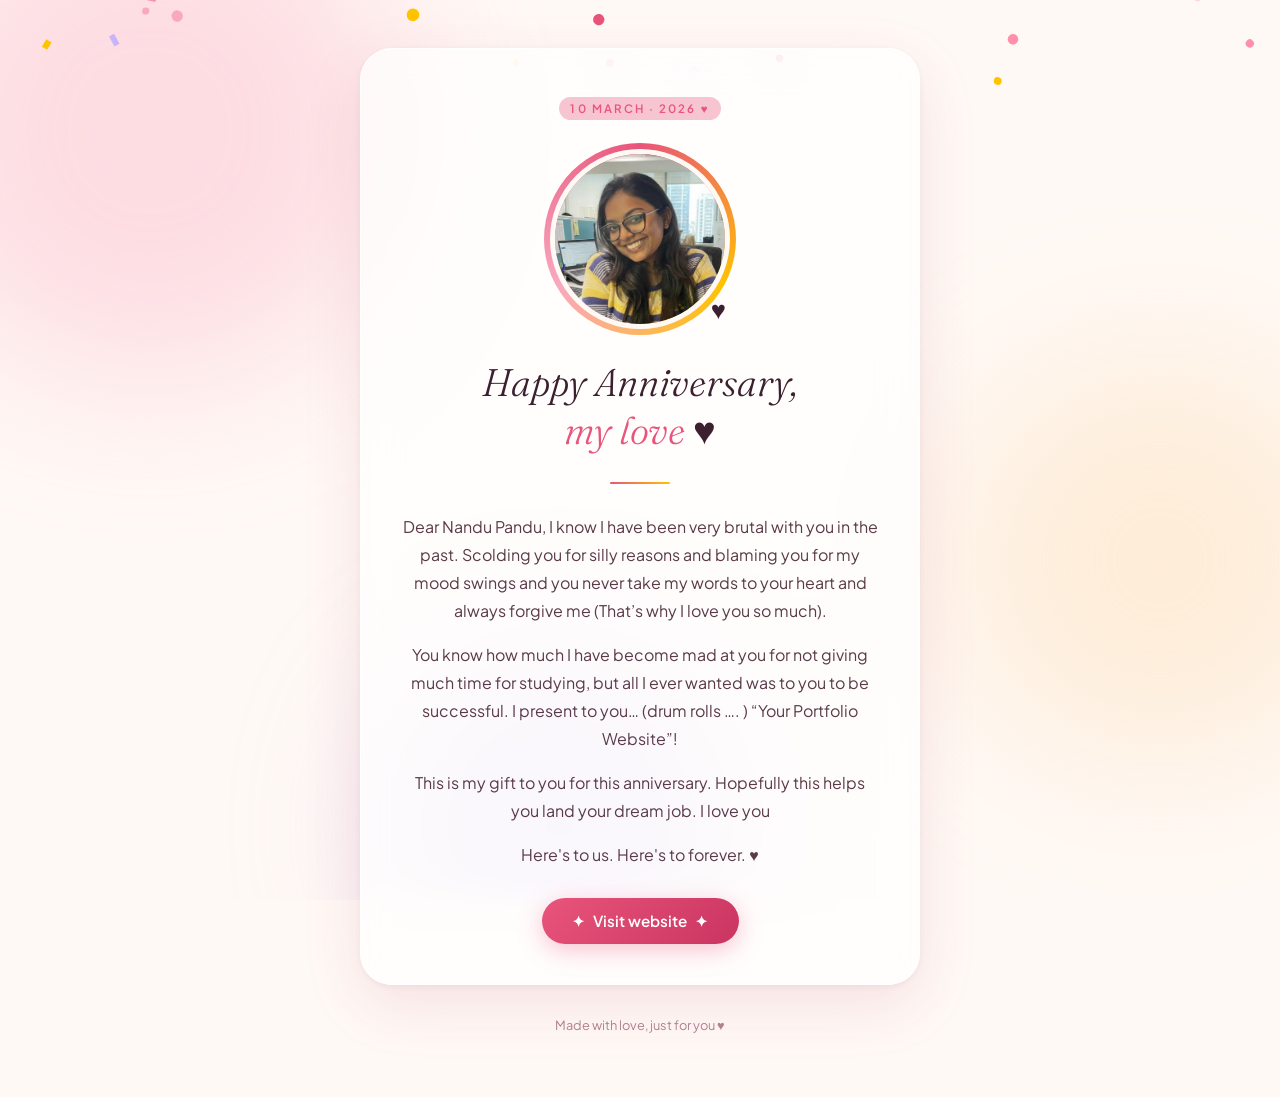
<file: anniversary-2026.html>
<!DOCTYPE html>
<html lang="en">
<head>
	<meta charset="utf-8" />
	<meta name="viewport" content="width=device-width, initial-scale=1" />
	<title>Happy Anniversary ♥</title>
	<link rel="preconnect" href="https://fonts.googleapis.com" />
	<link rel="preconnect" href="https://fonts.gstatic.com" crossorigin />
	<link href="https://fonts.googleapis.com/css2?family=Fraunces:ital,opsz,wght@0,9..144,300;0,9..144,600;1,9..144,300;1,9..144,400&family=Plus+Jakarta+Sans:wght@400;500;600&display=swap" rel="stylesheet" />
	<style>
		*, *::before, *::after { box-sizing: border-box; margin: 0; padding: 0; }

		:root {
			--rose:    #e8547a;
			--rose-lt: #f7c5d2;
			--gold:    #FFC300;
			--cream:   #fff9f5;
			--dark:    #3d2030;
		}

		html, body {
			min-height: 100%;
			background: var(--cream);
			font-family: 'Plus Jakarta Sans', sans-serif;
			color: var(--dark);
			overflow-x: hidden;
		}

		/* ── Gradient background blobs ── */
		.bg {
			position: fixed;
			inset: 0;
			z-index: 0;
			overflow: hidden;
			pointer-events: none;
		}
		.blob {
			position: absolute;
			border-radius: 50%;
			filter: blur(80px);
			opacity: 0.35;
			animation: float-blob 12s ease-in-out infinite alternate;
		}
		.blob-1 { width: 500px; height: 500px; background: #f9a8c0; top: -120px; left: -100px; animation-delay: 0s; }
		.blob-2 { width: 400px; height: 400px; background: #fcd6a4; top: 40%; right: -80px;  animation-delay: 3s; }
		.blob-3 { width: 350px; height: 350px; background: #c8b4f8; bottom: -100px; left: 30%; animation-delay: 6s; }

		@keyframes float-blob {
			from { transform: translate(0, 0) scale(1); }
			to   { transform: translate(30px, 20px) scale(1.05); }
		}

		/* ── Confetti canvas ── */
		#confetti-canvas {
			position: fixed;
			inset: 0;
			z-index: 10;
			pointer-events: none;
		}

		/* ── Floating hearts ── */
		.hearts-container {
			position: fixed;
			inset: 0;
			z-index: 5;
			pointer-events: none;
			overflow: hidden;
		}
		.heart {
			position: absolute;
			bottom: -60px;
			font-size: 1.4rem;
			animation: rise linear infinite;
			opacity: 0;
			user-select: none;
		}
		@keyframes rise {
			0%   { transform: translateY(0)   rotate(0deg);   opacity: 0; }
			10%  { opacity: 0.8; }
			90%  { opacity: 0.6; }
			100% { transform: translateY(-110vh) rotate(25deg); opacity: 0; }
		}

		/* ── Main layout ── */
		.page {
			position: relative;
			z-index: 20;
			min-height: 100vh;
			display: flex;
			flex-direction: column;
			align-items: center;
			justify-content: center;
			padding: 3rem 1.5rem 4rem;
			gap: 0;
		}

		/* ── Card ── */
		.card {
			background: rgba(255,255,255,0.72);
			backdrop-filter: blur(18px);
			-webkit-backdrop-filter: blur(18px);
			border: 1px solid rgba(255,255,255,0.85);
			border-radius: 2rem;
			box-shadow: 0 20px 60px rgba(180, 60, 90, 0.12), 0 2px 8px rgba(0,0,0,0.06);
			max-width: 560px;
			width: 100%;
			padding: 3rem 2.5rem 2.5rem;
			display: flex;
			flex-direction: column;
			align-items: center;
			gap: 1.8rem;
			animation: card-in 1s cubic-bezier(0.22,1,0.36,1) both;
		}
		@keyframes card-in {
			from { opacity: 0; transform: translateY(40px) scale(0.97); }
			to   { opacity: 1; transform: translateY(0)    scale(1);    }
		}

		/* ── Date badge ── */
		.date-badge {
			font-family: 'Plus Jakarta Sans', sans-serif;
			font-size: 0.72rem;
			font-weight: 600;
			letter-spacing: 0.18em;
			text-transform: uppercase;
			color: var(--rose);
			background: var(--rose-lt);
			padding: 0.35em 1em;
			border-radius: 100px;
			animation: fade-down 0.8s 0.3s ease both;
		}
		@keyframes fade-down {
			from { opacity: 0; transform: translateY(-12px); }
			to   { opacity: 1; transform: translateY(0); }
		}

		/* ── Photo ── */
		.photo-wrap {
			position: relative;
			width: 180px;
			height: 180px;
			animation: fade-in 0.9s 0.5s ease both;
		}
		@keyframes fade-in {
			from { opacity: 0; transform: scale(0.9); }
			to   { opacity: 1; transform: scale(1); }
		}
		.photo-wrap::before {
			content: '';
			position: absolute;
			inset: -6px;
			border-radius: 50%;
			background: conic-gradient(var(--rose), var(--gold), #f9a8c0, var(--rose));
			animation: spin 6s linear infinite;
			z-index: -1;
		}
		@keyframes spin { to { transform: rotate(360deg); } }
		.photo-wrap img {
			width: 100%;
			height: 100%;
			object-fit: cover;
			border-radius: 50%;
			border: 5px solid var(--cream);
			display: block;
		}
		.photo-heart {
			position: absolute;
			bottom: 4px;
			right: 4px;
			font-size: 1.6rem;
			animation: pulse 1.4s ease-in-out infinite;
		}
		@keyframes pulse {
			0%, 100% { transform: scale(1); }
			50%       { transform: scale(1.25); }
		}

		/* ── Heading ── */
		.card h1 {
			font-family: 'Fraunces', serif;
			font-style: italic;
			font-weight: 300;
			font-size: clamp(1.8rem, 5vw, 2.4rem);
			color: var(--dark);
			text-align: center;
			line-height: 1.25;
			animation: fade-in 0.9s 0.7s ease both;
		}
		.card h1 span { color: var(--rose); }

		/* ── Message ── */
		.message {
			font-size: 1rem;
			line-height: 1.75;
			color: #5a3a48;
			text-align: center;
			animation: fade-in 0.9s 0.9s ease both;
		}
		.message p + p { margin-top: 1em; }

		/* ── Divider ── */
		.divider {
			width: 60px;
			height: 2px;
			border-radius: 2px;
			background: linear-gradient(90deg, var(--rose), var(--gold));
			animation: fade-in 0.9s 1s ease both;
		}

		/* ── Button ── */
		.btn {
			display: inline-flex;
			align-items: center;
			gap: 0.5rem;
			background: linear-gradient(135deg, var(--rose), #c93561);
			color: #fff !important;
			font-family: 'Plus Jakarta Sans', sans-serif;
			font-weight: 600;
			font-size: 0.95rem;
			padding: 0.85em 2em;
			border-radius: 100px;
			text-decoration: none;
			border: none;
			cursor: pointer;
			box-shadow: 0 6px 24px rgba(232, 84, 122, 0.35);
			transition: transform 0.2s ease, box-shadow 0.2s ease;
			animation: fade-in 0.9s 1.1s ease both;
		}
		.btn:hover {
			transform: translateY(-2px) scale(1.03);
			box-shadow: 0 10px 30px rgba(232, 84, 122, 0.45);
			border-bottom: none !important;
		}
		.btn:active { transform: scale(0.98); }

		/* ── Footer note ── */
		.footer-note {
			margin-top: 2rem;
			font-size: 0.8rem;
			color: #b08090;
			text-align: center;
			animation: fade-in 1s 1.4s ease both;
		}

		@media (max-width: 480px) {
			.card { padding: 2rem 1.5rem 2rem; }
			.photo-wrap { width: 150px; height: 150px; }
		}
	</style>
</head>
<body>

	<!-- Background blobs -->
	<div class="bg" aria-hidden="true">
		<div class="blob blob-1"></div>
		<div class="blob blob-2"></div>
		<div class="blob blob-3"></div>
	</div>

	<!-- Confetti canvas -->
	<canvas id="confetti-canvas" aria-hidden="true"></canvas>

	<!-- Floating hearts -->
	<div class="hearts-container" aria-hidden="true" id="hearts"></div>

	<!-- Main content -->
	<main class="page">
		<div class="card">
			<span class="date-badge">10 March · 2026 ♥</span>

			<div class="photo-wrap">
				<img src="images/nandita-portfolio.png" alt="Nandita" />
				<span class="photo-heart">♥</span>
			</div>

			<h1>Happy Anniversary,<br><span>my love</span> ♥</h1>

			<div class="divider"></div>

			<div class="message">
				<p>
					Dear Nandu Pandu,
I know I have been very brutal with you in the past. Scolding you for silly reasons and blaming you for my mood swings and you never take my words to your heart and always forgive me (That’s why I love you so much). 
</p><p>You know how much I have become mad at you for not giving much time for studying, but all I ever wanted was to you to be successful. I present to you… (drum rolls …. )
“Your Portfolio Website”!
</p>
<p>
This is my gift to you for this anniversary. Hopefully this helps you land your dream job. I love you </p>
				<p>
					Here's to us. Here's to forever. ♥
				</p>
			</div>

			<a href="index.html" class="btn">
				<span>✦</span> Visit website <span>✦</span>
			</a>
		</div>

		<p class="footer-note">Made with love, just for you ♥</p>
	</main>

	<script>
		/* ── Confetti ── */
		(function () {
			const canvas = document.getElementById('confetti-canvas');
			const ctx = canvas.getContext('2d');
			let W, H, particles = [];

			const COLORS = ['#e8547a','#FFC300','#f9a8c0','#c8b4f8','#fcd6a4','#ff8fab','#ffd6e0'];
			const COUNT  = 160;

			function resize() {
				W = canvas.width  = window.innerWidth;
				H = canvas.height = window.innerHeight;
			}
			window.addEventListener('resize', resize);
			resize();

			function rand(min, max) { return Math.random() * (max - min) + min; }

			function Particle() {
				this.reset = function (initial) {
					this.x  = rand(0, W);
					this.y  = initial ? rand(-H, 0) : rand(-100, -10);
					this.w  = rand(6, 14);
					this.h  = rand(4, 10);
					this.color = COLORS[Math.floor(Math.random() * COLORS.length)];
					this.vx = rand(-1.5, 1.5);
					this.vy = rand(2, 5);
					this.angle = rand(0, Math.PI * 2);
					this.spin  = rand(-0.08, 0.08);
					this.alpha = 1;
					this.shape = Math.random() > 0.5 ? 'rect' : 'circle';
				};
				this.reset(true);
			}

			for (let i = 0; i < COUNT; i++) {
				const p = new Particle();
				particles.push(p);
			}

			let active = true;
			let stopAt  = Date.now() + 6000; // confetti runs for 6 s then fades

			function draw() {
				ctx.clearRect(0, 0, W, H);
				const now = Date.now();

				particles.forEach(p => {
					p.x += p.vx;
					p.y += p.vy;
					p.angle += p.spin;

					// Fade out after burst
					if (now > stopAt) p.alpha = Math.max(0, p.alpha - 0.012);

					ctx.save();
					ctx.globalAlpha = p.alpha;
					ctx.translate(p.x, p.y);
					ctx.rotate(p.angle);
					ctx.fillStyle = p.color;

					if (p.shape === 'circle') {
						ctx.beginPath();
						ctx.arc(0, 0, p.w / 2, 0, Math.PI * 2);
						ctx.fill();
					} else {
						ctx.fillRect(-p.w / 2, -p.h / 2, p.w, p.h);
					}
					ctx.restore();

					// Recycle while still in burst period
					if (now < stopAt && p.y > H + 20) p.reset(false);
				});

				// Stop loop once everything is invisible
				if (particles.every(p => p.alpha <= 0)) return;
				requestAnimationFrame(draw);
			}
			draw();
		})();

		/* ── Floating hearts ── */
		(function () {
			const container = document.getElementById('hearts');
			const EMOJIS    = ['♥', '❤', '💕', '💖', '💗', '💓'];
			let count       = 0;

			function spawnHeart() {
				if (count > 22) return; // cap
				const el  = document.createElement('span');
				el.className   = 'heart';
				el.textContent = EMOJIS[Math.floor(Math.random() * EMOJIS.length)];
				el.style.left  = Math.random() * 100 + 'vw';
				el.style.color = ['#e8547a','#FFC300','#f9a8c0','#ff8fab','#c8b4f8'][Math.floor(Math.random()*5)];

				const dur = 7 + Math.random() * 8;
				el.style.animationDuration = dur + 's';
				el.style.animationDelay    = (Math.random() * 3) + 's';
				el.style.fontSize           = (0.9 + Math.random() * 1.2) + 'rem';

				container.appendChild(el);
				count++;

				el.addEventListener('animationend', () => {
					el.remove();
					count--;
					setTimeout(spawnHeart, Math.random() * 1500);
				});
			}

			for (let i = 0; i < 14; i++) {
				setTimeout(spawnHeart, i * 400);
			}
		})();
	</script>
</body>
</html>
</file>
